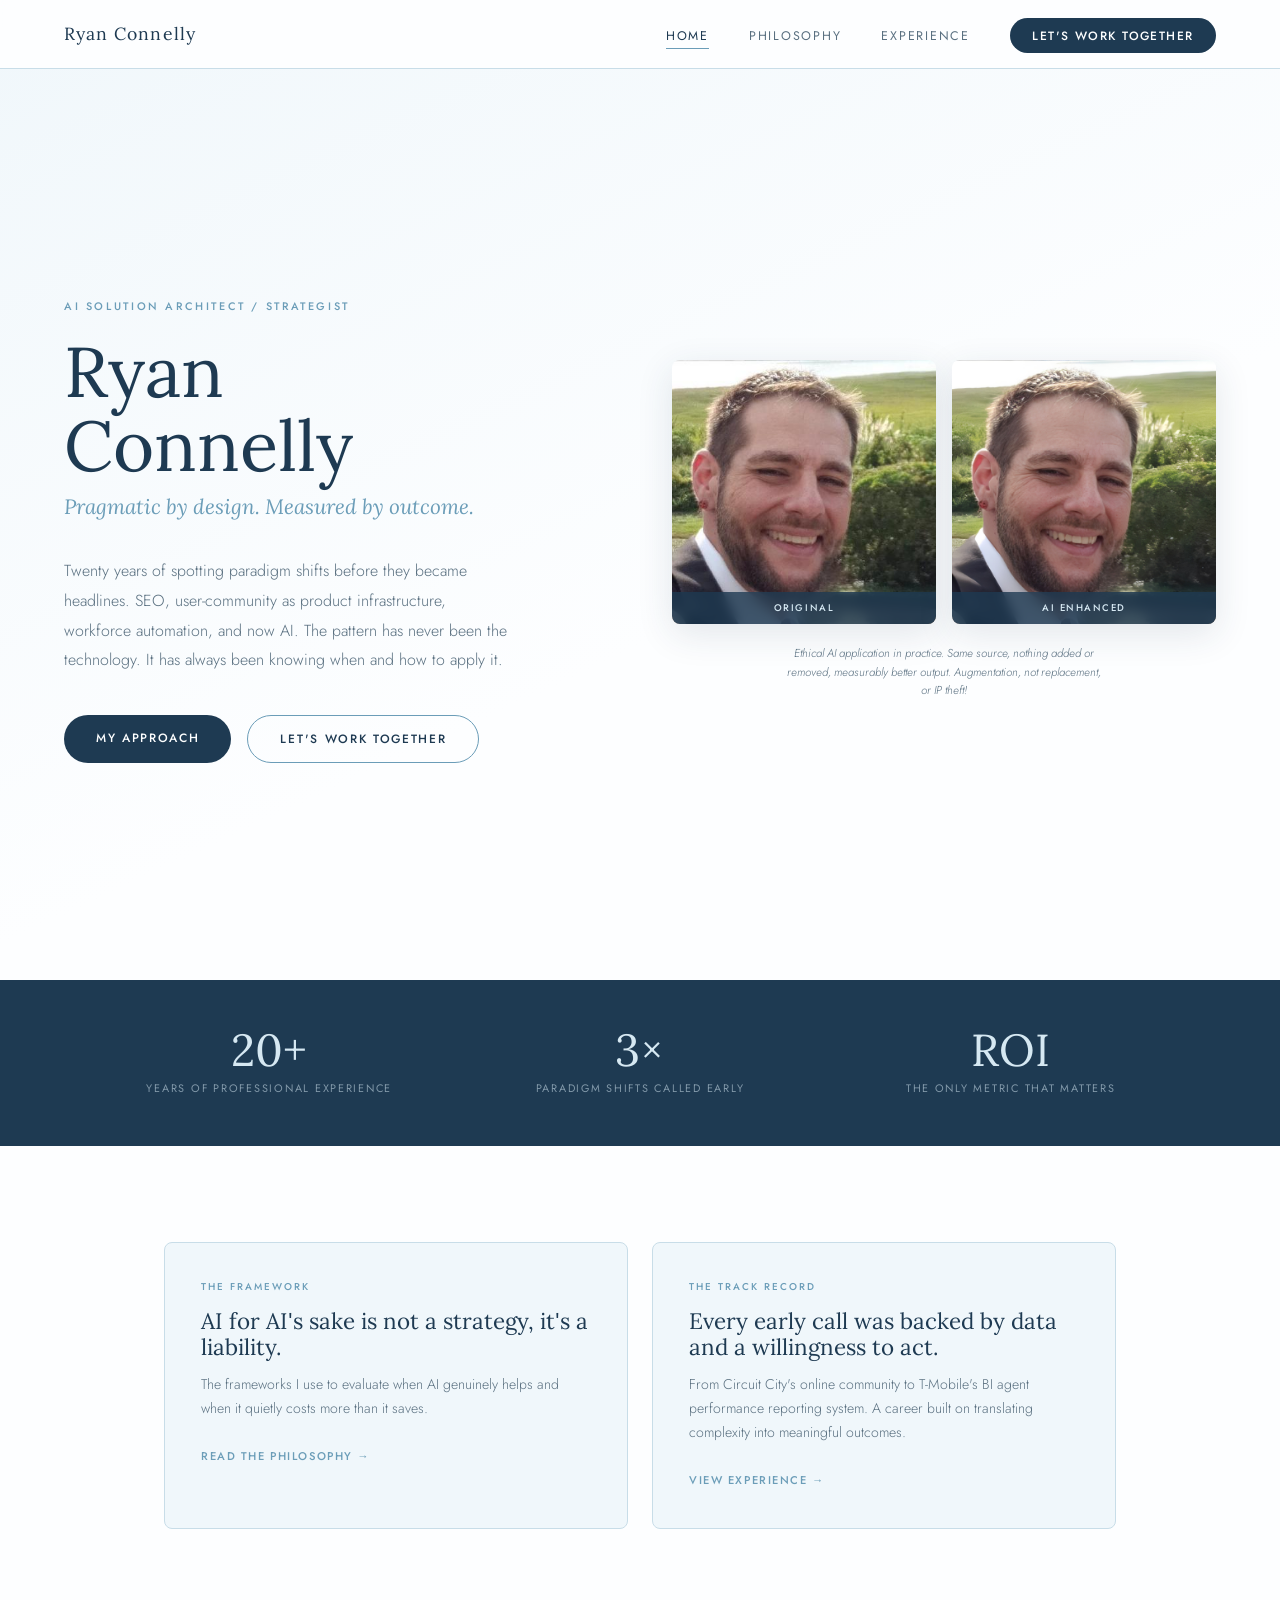
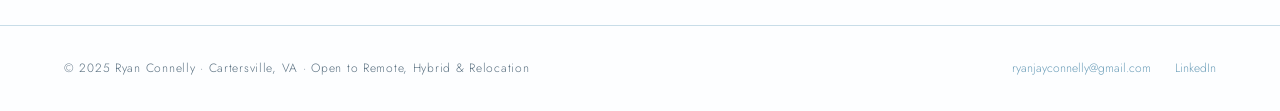
<file: index.html>
<!DOCTYPE html>
<html lang="en">
<head>
  <meta charset="UTF-8" />
  <meta name="viewport" content="width=device-width, initial-scale=1.0" />
  <title>Ryan Connelly — AI Solution Architect / Strategist</title>
  <meta name="description" content="Ryan Connelly — AI Solution Architect and Strategist with 20+ years of spotting paradigm shifts and building practical frameworks to capture their value." />
  <link rel="stylesheet" href="style.css" />
  <style>

    /* ── HERO ── */
    .hero {
      min-height: 100vh;
      display: grid;
      grid-template-columns: 1fr 1fr;
      align-items: center;
      padding-top: 80px;
      background: linear-gradient(155deg, var(--blue-mist) 0%, var(--white) 60%);
      max-width: 100%;
      overflow: hidden;
    }

    .hero-left {
      padding: 5rem 3rem 5rem 4rem;
    }

    .hero-eyebrow {
      font-size: 0.68rem;
      font-weight: 500;
      letter-spacing: 0.24em;
      text-transform: uppercase;
      color: var(--blue-soft);
      margin-bottom: 1.2rem;
      display: block;
    }

    .hero-name {
      font-family: 'Lora', serif;
      font-size: clamp(3rem, 5.5vw, 5rem);
      font-weight: 300;
      color: var(--blue-deep);
      line-height: 1.05;
      margin-bottom: 0.4rem;
    }

    .hero-title {
      font-family: 'Lora', serif;
      font-size: clamp(1rem, 1.8vw, 1.3rem);
      font-weight: 300;
      font-style: italic;
      color: var(--blue-soft);
      margin-bottom: 2rem;
    }

    .hero-body {
      font-size: 1rem;
      color: var(--text-light);
      font-weight: 300;
      line-height: 1.85;
      max-width: 50ch;
      margin-bottom: 2.5rem;
    }

    .hero-actions {
      display: flex;
      gap: 1rem;
      flex-wrap: wrap;
    }

    /* ── PHOTO PANEL ── */
    .hero-right {
      height: 100vh;
      display: flex;
      flex-direction: column;
      align-items: center;
      justify-content: center;
      padding: 5rem 4rem 5rem 2rem;
      gap: 1.25rem;
    }

    .photo-pair {
      display: grid;
      grid-template-columns: 1fr 1fr;
      gap: 1rem;
      width: 100%;
      max-width: 600px;
    }

    .photo-card {
      position: relative;
      border-radius: 8px;
      overflow: hidden;
      box-shadow: 0 10px 36px rgba(30, 58, 82, 0.12);
    }

    .photo-placeholder {
      width: 100%;
      aspect-ratio: 3/4;
      background: linear-gradient(145deg, var(--blue-pale), var(--blue-mist));
      display: flex;
      flex-direction: column;
      align-items: center;
      justify-content: center;
      gap: 0.5rem;
    }

    .photo-card img {
      width: 100%;
      object-fit: cover;
      display: block;
    }

    .photo-badge {
      position: absolute;
      bottom: 0; left: 0; right: 0;
      padding: 0.5rem 0.75rem;
      background: rgba(30, 58, 82, 0.78);
      backdrop-filter: blur(6px);
      font-size: 0.6rem;
      font-weight: 500;
      letter-spacing: 0.16em;
      text-transform: uppercase;
      color: var(--blue-pale);
      text-align: center;
    }

    .photo-caption {
      font-size: 0.72rem;
      color: var(--text-light);
      text-align: center;
      font-style: italic;
      max-width: 320px;
      line-height: 1.6;
    }

    /* ── STAT BAND ── */
    .stat-band {
      background: var(--blue-deep);
      padding: 3rem 4rem;
    }

    .stat-band-inner {
      max-width: 1080px;
      margin: 0 auto;
      display: grid;
      grid-template-columns: repeat(3, 1fr);
      gap: 2rem;
      text-align: center;
    }

    .stat-num {
      font-family: 'Lora', serif;
      font-size: 2.8rem;
      font-weight: 300;
      color: var(--blue-pale);
      line-height: 1;
      margin-bottom: 0.4rem;
    }

    .stat-lbl {
      font-size: 0.68rem;
      font-weight: 400;
      letter-spacing: 0.16em;
      text-transform: uppercase;
      color: rgba(214, 232, 242, 0.55);
    }

    /* ── TEASER CARDS ── */
    .teasers {
      max-width: 1080px;
      margin: 0 auto;
      padding: 6rem 4rem;
      display: grid;
      grid-template-columns: 1fr 1fr;
      gap: 1.5rem;
    }

    .teaser-card {
      display: block;
      padding: 2.25rem;
      border: 1px solid var(--border);
      border-radius: 8px;
      background: var(--blue-mist);
      transition: box-shadow 0.3s, transform 0.3s;
    }

    .teaser-card:hover {
      box-shadow: 0 14px 44px rgba(30, 58, 82, 0.1);
      transform: translateY(-3px);
    }

    .teaser-label {
      font-size: 0.62rem;
      font-weight: 500;
      letter-spacing: 0.2em;
      text-transform: uppercase;
      color: var(--blue-soft);
      margin-bottom: 0.75rem;
      display: block;
    }

    .teaser-card h3 {
      font-family: 'Lora', serif;
      font-size: 1.4rem;
      font-weight: 300;
      color: var(--blue-deep);
      margin-bottom: 0.75rem;
    }

    .teaser-card p {
      font-size: 0.88rem;
      color: var(--text-light);
      font-weight: 300;
      margin-bottom: 1.25rem;
    }

    .teaser-arrow {
      font-size: 0.7rem;
      font-weight: 500;
      letter-spacing: 0.14em;
      text-transform: uppercase;
      color: var(--blue-soft);
    }

    /* ── RESPONSIVE ── */
    @media (max-width: 900px) {
      .hero {
        grid-template-columns: 1fr;
        min-height: auto;
      }
      .hero-left { padding: 4rem 1.5rem 2rem; }
      .hero-right { height: auto; padding: 2rem 1.5rem 4rem; }
      .teasers { grid-template-columns: 1fr; padding: 4rem 1.5rem; }
      .stat-band { padding: 2.5rem 1.5rem; }
      .stat-band-inner { grid-template-columns: 1fr; gap: 1.5rem; }
    }
  </style>
</head>
<body>

  <nav>
    <a href="index.html" class="nav-logo">Ryan Connelly</a>
    <ul class="nav-links">
      <li><a href="index.html" class="active">Home</a></li>
      <li><a href="philosophy.html">Philosophy</a></li>
      <li><a href="resume.html">Experience</a></li>
      <li><a href="contact.html" class="nav-cta">Let's Work Together</a></li>
    </ul>
  </nav>

  <!-- HERO -->
  <section class="hero">
    <div class="hero-left fade-in">
      <span class="hero-eyebrow">AI Solution Architect / Strategist</span>
      <h1 class="hero-name">Ryan<br>Connelly</h1>
      <p class="hero-title">Pragmatic by design. Measured by outcome.</p>
      <p class="hero-body">
        Twenty years of spotting paradigm shifts before they became headlines.
        SEO, user-community as product infrastructure, workforce automation, and now AI.
        The pattern has never been the technology. It has always been knowing
        when and how to apply it.
      </p>
      <div class="hero-actions">
        <a href="philosophy.html" class="btn-primary">My Approach</a>
        <a href="contact.html" class="btn-secondary">Let's Work Together</a>
      </div>
    </div>

    <div class="hero-right fade-in" style="transition-delay: 0.2s;">
      <div class="photo-pair">
        <div class="photo-card">
          <img src="images/headshot-original.jpeg" alt="Ryan Connelly">
          <div class="photo-badge">Original</div>
        </div>
        <div class="photo-card">
          <img src="images/headshot-enhanced.jpg" alt="Ryan Connelly">
          <div class="photo-badge">AI Enhanced</div>
        </div>
      </div>
      <p class="photo-caption">
        Ethical AI application in practice. Same source, nothing added or removed,
        measurably better output. Augmentation, not replacement, or IP theft!
      </p>
    </div>
  </section>

  <!-- STAT BAND -->
  <div class="stat-band">
    <div class="stat-band-inner">
      <div class="fade-in">
        <div class="stat-num">20+</div>
        <div class="stat-lbl">Years of Professional Experience</div>
      </div>
      <div class="fade-in" style="transition-delay:0.15s;">
        <div class="stat-num">3×</div>
        <div class="stat-lbl">Paradigm Shifts Called Early</div>
      </div>
      <div class="fade-in" style="transition-delay:0.3s;">
        <div class="stat-num">ROI</div>
        <div class="stat-lbl">The Only Metric That Matters</div>
      </div>
    </div>
  </div>

  <!-- TEASERS -->
  <div class="teasers">
    <a href="philosophy.html" class="teaser-card fade-in">
      <span class="teaser-label">The Framework</span>
      <h3>AI for AI's sake is not a strategy, it's a liability.</h3>
      <p>The frameworks I use to evaluate when AI genuinely helps and when it quietly costs more than it saves.</p>
      <span class="teaser-arrow">Read the philosophy →</span>
    </a>
    <a href="resume.html" class="teaser-card fade-in" style="transition-delay:0.15s;">
      <span class="teaser-label">The Track Record</span>
      <h3>Every early call was backed by data and a willingness to act.</h3>
      <p>From Circuit City's online community to T-Mobile's BI agent performance reporting system. A career built on translating complexity into meaningful outcomes.</p>
      <span class="teaser-arrow">View experience →</span>
    </a>
  </div>

  <footer>
    <span class="footer-copy">© 2025 Ryan Connelly · Cartersville, VA · Open to Remote, Hybrid & Relocation</span>
    <div class="footer-links">
      <a href="mailto:ryanjayconnelly@gmail.com">ryanjayconnelly@gmail.com</a>
      <a href="https://linkedin.com/in/ryanjayconnelly" target="_blank">LinkedIn</a>
    </div>
  </footer>

  <script>
    const io = new IntersectionObserver(entries => {
      entries.forEach(e => { if (e.isIntersecting) e.target.classList.add('visible'); });
    }, { threshold: 0.08 });
    document.querySelectorAll('.fade-in').forEach(el => io.observe(el));
  </script>

</body>
</html>
</file>
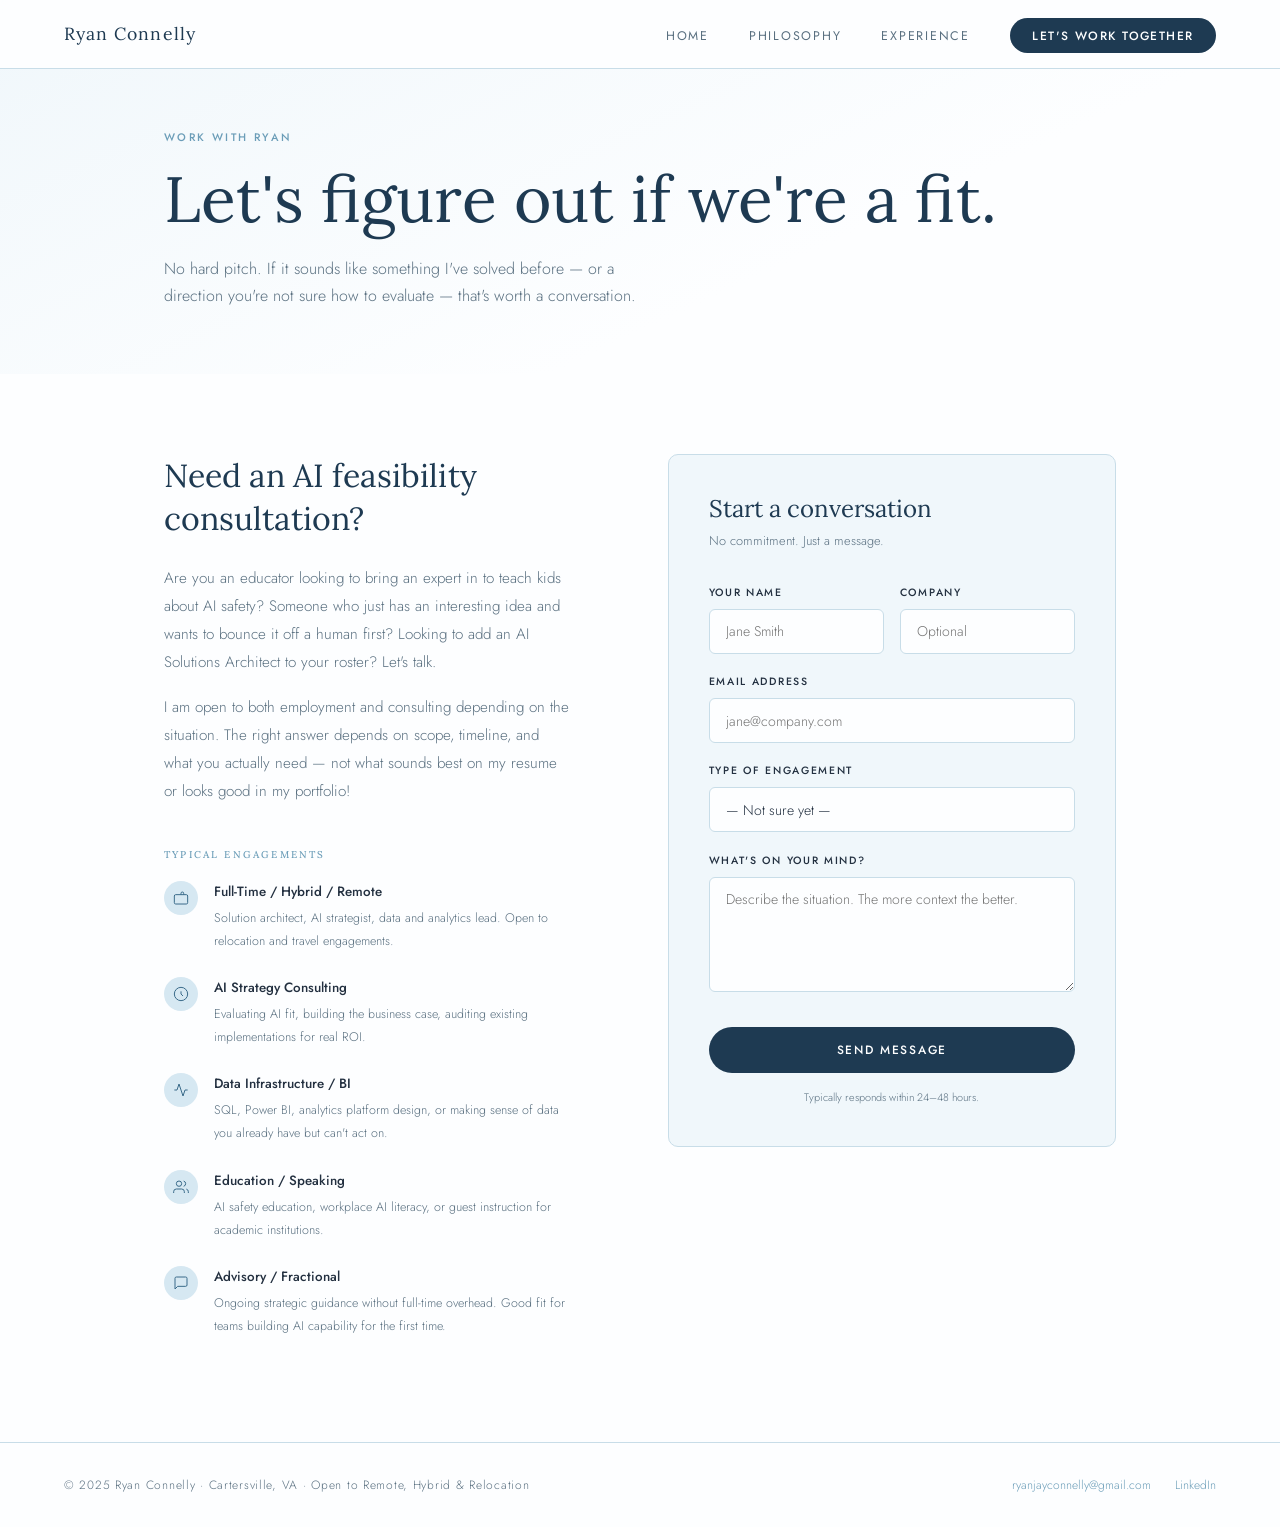
<file: contact.html>
<!DOCTYPE html>
<html lang="en">
<head>
  <meta charset="UTF-8" />
  <meta name="viewport" content="width=device-width, initial-scale=1.0" />
  <title>Let's Work Together — Ryan Connelly</title>
  <meta name="description" content="Reach out to Ryan Connelly for employment, consulting, advisory, or just to talk through an idea." />
  <link rel="stylesheet" href="style.css" />
  <style>

    /* ── LAYOUT ── */
    .contact-layout {
      max-width: 1080px;
      margin: 0 auto;
      padding: 5rem 4rem;
      display: grid;
      grid-template-columns: 1fr 1.1fr;
      gap: 6rem;
      align-items: start;
    }

    /* ── LEFT ── */
    .contact-left h2 {
      font-family: 'Lora', serif;
      font-size: clamp(1.6rem, 2.5vw, 2rem);
      font-weight: 300;
      color: var(--blue-deep);
      margin-bottom: 1.5rem;
      line-height: 1.35;
    }

    .contact-left p {
      font-size: 0.95rem;
      color: var(--text-light);
      font-weight: 300;
      line-height: 1.85;
      max-width: 52ch;
      margin-bottom: 0;
    }

    .engagement-list {
      margin-top: 2.75rem;
    }

    .engagement-list h4 {
      font-size: 0.62rem;
      font-weight: 500;
      letter-spacing: 0.22em;
      text-transform: uppercase;
      color: var(--blue-soft);
      margin-bottom: 1.25rem;
    }

    .eng-item {
      display: flex;
      gap: 1rem;
      margin-bottom: 1.5rem;
      align-items: flex-start;
    }

    .eng-icon {
      width: 34px;
      height: 34px;
      background: var(--blue-pale);
      border-radius: 50%;
      display: flex;
      align-items: center;
      justify-content: center;
      flex-shrink: 0;
    }

    .eng-text strong {
      display: block;
      font-size: 0.84rem;
      font-weight: 500;
      color: var(--text);
      margin-bottom: 0.2rem;
    }

    .eng-text p {
      font-size: 0.78rem;
      color: var(--text-light);
      font-weight: 300;
      max-width: none;
    }

    /* ── FORM ── */
    .form-card {
      background: var(--blue-mist);
      border: 1px solid var(--border);
      border-radius: 10px;
      padding: 2.5rem;
    }

    .form-card h3 {
      font-family: 'Lora', serif;
      font-size: 1.5rem;
      font-weight: 300;
      color: var(--blue-deep);
      margin-bottom: 0.4rem;
    }

    .form-sub {
      font-size: 0.8rem;
      color: var(--text-light);
      font-weight: 300;
      margin-bottom: 2rem;
    }

    .form-group {
      margin-bottom: 1.2rem;
    }

    .form-group label {
      display: block;
      font-size: 0.66rem;
      font-weight: 500;
      letter-spacing: 0.16em;
      text-transform: uppercase;
      color: var(--text);
      margin-bottom: 0.45rem;
    }

    .form-group input,
    .form-group textarea,
    .form-group select {
      width: 100%;
      padding: 0.72rem 1rem;
      background: var(--white);
      border: 1px solid var(--border);
      border-radius: 6px;
      font-family: 'Jost', sans-serif;
      font-size: 0.88rem;
      font-weight: 300;
      color: var(--text);
      outline: none;
      transition: border-color 0.2s;
      appearance: none;
    }

    .form-group input:focus,
    .form-group textarea:focus,
    .form-group select:focus {
      border-color: var(--blue-soft);
    }

    .form-group textarea {
      height: 115px;
      resize: vertical;
    }

    .form-row {
      display: grid;
      grid-template-columns: 1fr 1fr;
      gap: 1rem;
    }

    .form-submit {
      width: 100%;
      padding: 0.88rem;
      background: var(--blue-deep);
      color: var(--white);
      border: none;
      border-radius: 999px;
      font-family: 'Jost', sans-serif;
      font-size: 0.75rem;
      font-weight: 500;
      letter-spacing: 0.14em;
      text-transform: uppercase;
      cursor: pointer;
      margin-top: 0.5rem;
      transition: background 0.2s, transform 0.2s;
    }

    .form-submit:hover { background: var(--blue-mid); transform: translateY(-2px); }
    .form-submit:disabled { opacity: 0.6; cursor: not-allowed; transform: none; }

    .form-note {
      font-size: 0.68rem;
      color: var(--text-light);
      text-align: center;
      margin-top: 0.9rem;
    }

    .success-msg {
      display: none;
      text-align: center;
      padding: 2rem 1rem;
    }

    .success-msg h3 {
      font-family: 'Lora', serif;
      font-size: 1.6rem;
      font-weight: 300;
      color: var(--blue-deep);
      margin-bottom: 0.75rem;
    }

    .success-msg p {
      font-size: 0.88rem;
      color: var(--text-light);
    }

    /* ── RESPONSIVE ── */
    @media (max-width: 900px) {
      .contact-layout {
        grid-template-columns: 1fr;
        gap: 3rem;
        padding: 3rem 1.5rem;
      }
      .form-row { grid-template-columns: 1fr; }
      .page-hero-inner { padding-left: 1.5rem; padding-right: 1.5rem; }
    }
  </style>
</head>
<body>

  <nav>
    <a href="index.html" class="nav-logo">Ryan Connelly</a>
    <ul class="nav-links">
      <li><a href="index.html">Home</a></li>
      <li><a href="philosophy.html">Philosophy</a></li>
      <li><a href="resume.html">Experience</a></li>
      <li><a href="contact.html" class="nav-cta active">Let's Work Together</a></li>
    </ul>
  </nav>

  <div class="page-hero">
    <div class="page-hero-inner fade-in">
      <span class="section-label">Work With Ryan</span>
      <h1>Let's figure out if we're a fit.</h1>
      <p>No hard pitch. If it sounds like something I've solved before — or a direction you're not sure how to evaluate — that's worth a conversation.</p>
    </div>
  </div>

  <div class="contact-layout">

    <div class="contact-left fade-in">
      <h2>Need an AI feasibility consultation?</h2>
      <p>Are you an educator looking to bring an expert in to teach kids about AI safety? Someone who just has an interesting idea and wants to bounce it off a human first? Looking to add an AI Solutions Architect to your roster? Let's talk.</p>
      <p style="margin-top:1rem;">I am open to both employment and consulting depending on the situation. The right answer depends on scope, timeline, and what you actually need — not what sounds best on my resume or looks good in my portfolio!</p>

      <div class="engagement-list">
        <h4>Typical Engagements</h4>

        <div class="eng-item">
          <div class="eng-icon">
            <svg width="16" height="16" viewBox="0 0 24 24" fill="none" stroke="#3A6B8A" stroke-width="1.5">
              <rect x="2" y="7" width="20" height="14" rx="2"/><path d="M16 7V5a2 2 0 0 0-4 0v2"/>
            </svg>
          </div>
          <div class="eng-text">
            <strong>Full-Time / Hybrid / Remote</strong>
            <p>Solution architect, AI strategist, data and analytics lead. Open to relocation and travel engagements.</p>
          </div>
        </div>

        <div class="eng-item">
          <div class="eng-icon">
            <svg width="16" height="16" viewBox="0 0 24 24" fill="none" stroke="#3A6B8A" stroke-width="1.5">
              <circle cx="12" cy="12" r="10"/><path d="M12 8v4l3 3"/>
            </svg>
          </div>
          <div class="eng-text">
            <strong>AI Strategy Consulting</strong>
            <p>Evaluating AI fit, building the business case, auditing existing implementations for real ROI.</p>
          </div>
        </div>

        <div class="eng-item">
          <div class="eng-icon">
            <svg width="16" height="16" viewBox="0 0 24 24" fill="none" stroke="#3A6B8A" stroke-width="1.5">
              <polyline points="22 12 18 12 15 21 9 3 6 12 2 12"/>
            </svg>
          </div>
          <div class="eng-text">
            <strong>Data Infrastructure / BI</strong>
            <p>SQL, Power BI, analytics platform design, or making sense of data you already have but can't act on.</p>
          </div>
        </div>

        <div class="eng-item">
          <div class="eng-icon">
            <svg width="16" height="16" viewBox="0 0 24 24" fill="none" stroke="#3A6B8A" stroke-width="1.5">
              <path d="M17 21v-2a4 4 0 0 0-4-4H5a4 4 0 0 0-4 4v2"/><circle cx="9" cy="7" r="4"/>
              <path d="M23 21v-2a4 4 0 0 0-3-3.87"/><path d="M16 3.13a4 4 0 0 1 0 7.75"/>
            </svg>
          </div>
          <div class="eng-text">
            <strong>Education / Speaking</strong>
            <p>AI safety education, workplace AI literacy, or guest instruction for academic institutions.</p>
          </div>
        </div>

        <div class="eng-item">
          <div class="eng-icon">
            <svg width="16" height="16" viewBox="0 0 24 24" fill="none" stroke="#3A6B8A" stroke-width="1.5">
              <path d="M21 15a2 2 0 0 1-2 2H7l-4 4V5a2 2 0 0 1 2-2h14a2 2 0 0 1 2 2z"/>
            </svg>
          </div>
          <div class="eng-text">
            <strong>Advisory / Fractional</strong>
            <p>Ongoing strategic guidance without full-time overhead. Good fit for teams building AI capability for the first time.</p>
          </div>
        </div>

      </div>
    </div>

    <!-- FORM -->
    <div class="form-card fade-in" style="transition-delay:0.15s;">
      <h3>Start a conversation</h3>
      <p class="form-sub">No commitment. Just a message.</p>

      <form id="contact-form" action="https://formspree.io/f/xojkllbj" method="POST">

        <div class="form-row">
          <div class="form-group">
            <label for="name">Your Name</label>
            <input type="text" id="name" name="name" placeholder="Jane Smith" required />
          </div>
          <div class="form-group">
            <label for="company">Company</label>
            <input type="text" id="company" name="company" placeholder="Optional" />
          </div>
        </div>

        <div class="form-group">
          <label for="email">Email Address</label>
          <input type="email" id="email" name="email" placeholder="jane@company.com" required />
        </div>

        <div class="form-group">
          <label for="type">Type of Engagement</label>
          <select id="type" name="engagement_type">
            <option value="">— Not sure yet —</option>
            <option value="fulltime">Full-Time Role</option>
            <option value="consulting">AI Strategy Consulting</option>
            <option value="data">Data / BI Project</option>
            <option value="education">Education / Speaking</option>
            <option value="advisory">Advisory / Fractional</option>
            <option value="other">Something else</option>
          </select>
        </div>

        <div class="form-group">
          <label for="message">What's on your mind?</label>
          <textarea id="message" name="message" placeholder="Describe the situation. The more context the better." required></textarea>
        </div>

        <button type="submit" class="form-submit" id="submit-btn">Send Message</button>
        <p class="form-note">Typically responds within 24–48 hours.</p>
      </form>

      <div class="success-msg" id="success-msg">
        <h3>Message received.</h3>
        <p>Thanks for reaching out. I will be in touch within 24–48 hours.</p>
      </div>
    </div>

  </div>

  <footer>
    <span class="footer-copy">© 2025 Ryan Connelly · Cartersville, VA · Open to Remote, Hybrid & Relocation</span>
    <div class="footer-links">
      <a href="mailto:ryanjayconnelly@gmail.com">ryanjayconnelly@gmail.com</a>
      <a href="https://linkedin.com/in/ryanjayconnelly" target="_blank">LinkedIn</a>
    </div>
  </footer>

  <script>
    const io = new IntersectionObserver(entries => {
      entries.forEach(e => { if (e.isIntersecting) e.target.classList.add('visible'); });
    }, { threshold: 0.06 });
    document.querySelectorAll('.fade-in').forEach(el => io.observe(el));

    const form = document.getElementById('contact-form');
    const btn = document.getElementById('submit-btn');
    const success = document.getElementById('success-msg');

    form.addEventListener('submit', async (e) => {
      e.preventDefault();
      btn.disabled = true;
      btn.textContent = 'Sending...';
      try {
        const res = await fetch(form.action, {
          method: 'POST',
          body: new FormData(form),
          headers: { 'Accept': 'application/json' }
        });
        if (res.ok) {
          form.style.display = 'none';
          success.style.display = 'block';
        } else { throw new Error(); }
      } catch {
        btn.disabled = false;
        btn.textContent = 'Send Message';
        alert('Something went wrong. Please email ryanjayconnelly@gmail.com directly.');
      }
    });
  </script>

</body>
</html>
</file>
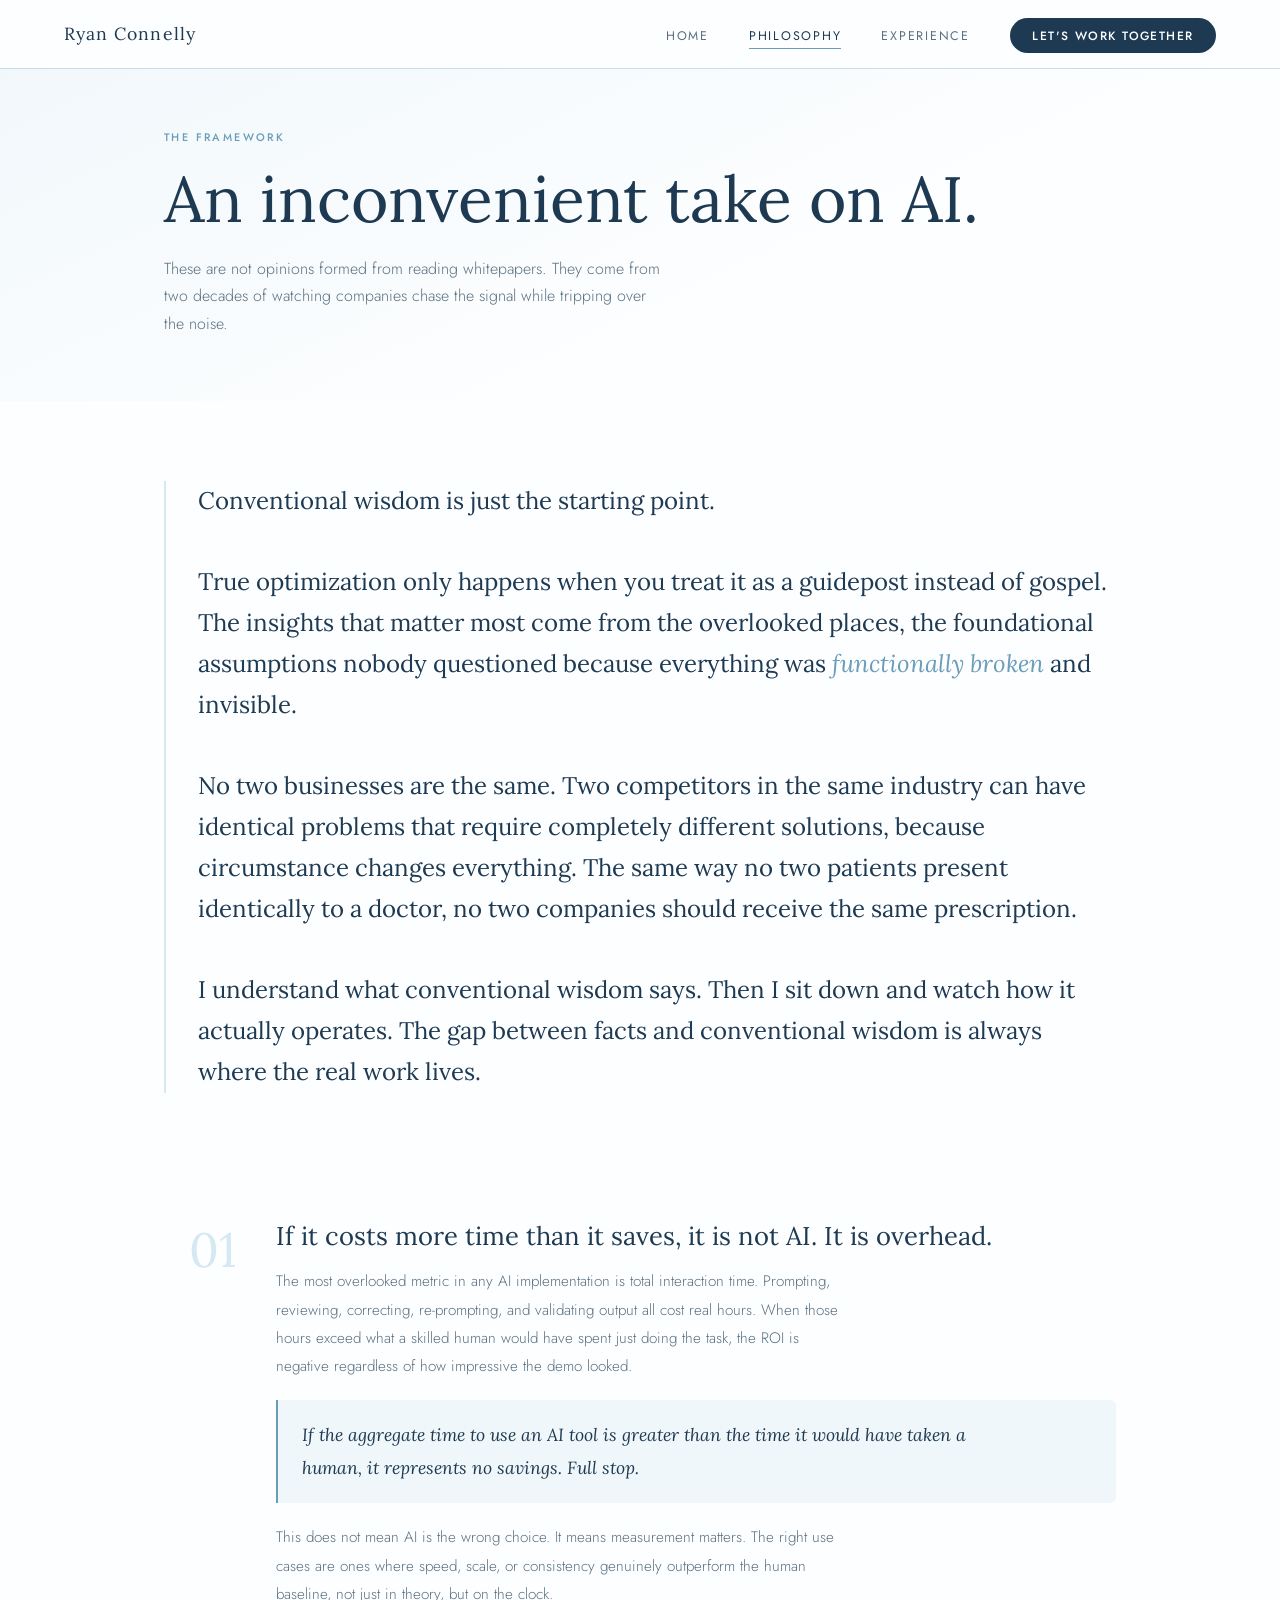
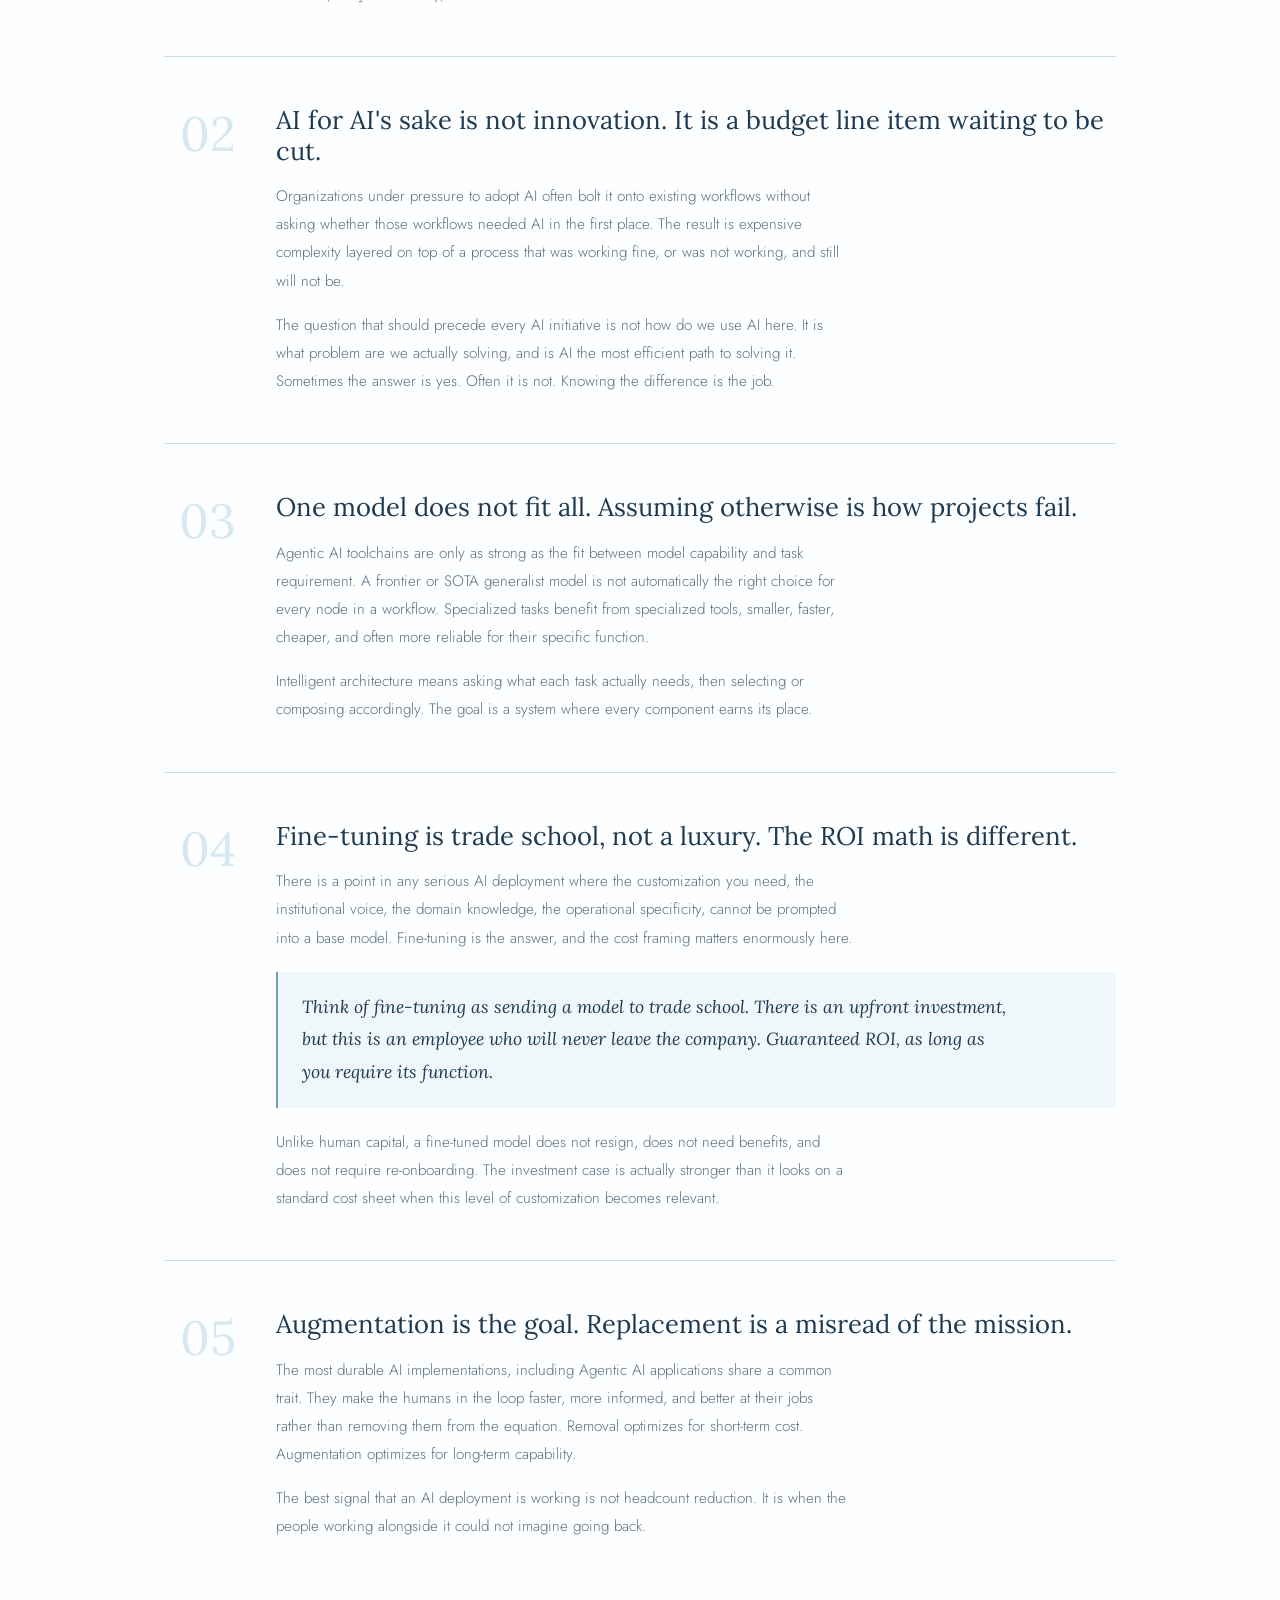
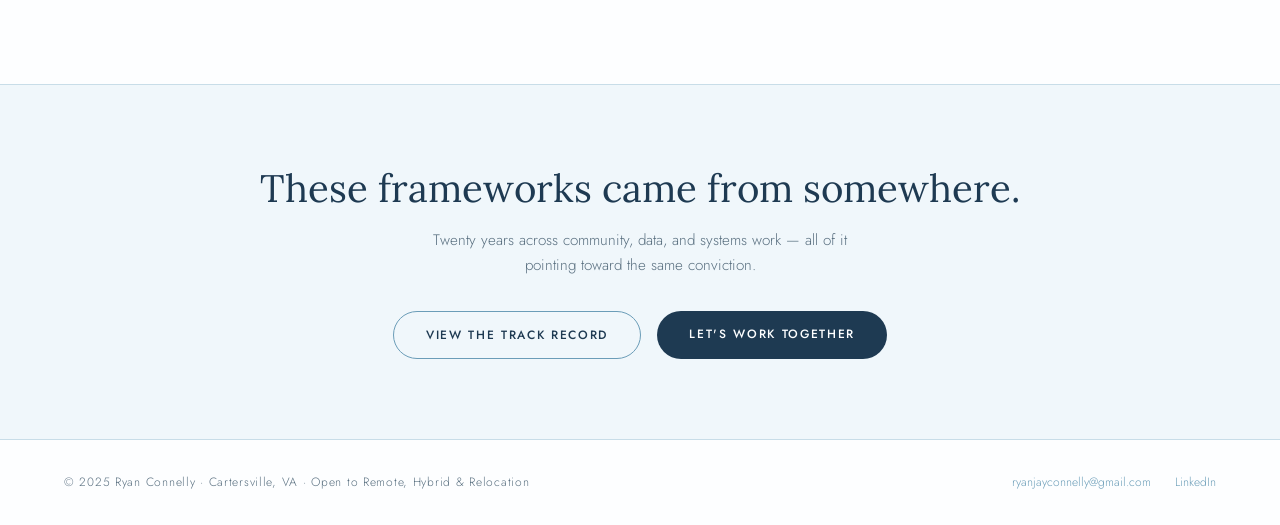
<file: philosophy.html>
<!DOCTYPE html>
<html lang="en">
<head>
  <meta charset="UTF-8" />
  <meta name="viewport" content="width=device-width, initial-scale=1.0" />
  <title>Philosophy — Ryan Connelly</title>
  <meta name="description" content="Ryan Connelly's pragmatic framework for evaluating and applying AI in business. Facts over feelings." />
  <link rel="stylesheet" href="style.css" />
  <style>

    /* ── OPENING STATEMENT ── */
    .opening {
      max-width: 1080px;
      margin: 0 auto;
      padding: 5rem 4rem 3rem;
    }

    .opening-quote {
      font-family: 'Lora', serif;
      font-size: clamp(1.15rem, 2vw, 1.5rem);
      font-weight: 300;
      color: var(--blue-deep);
      line-height: 1.7;
      max-width: 72ch;
      border-left: 2px solid var(--blue-pale);
      padding-left: 2rem;
    }

    .opening-quote em {
      font-style: italic;
      color: var(--blue-soft);
    }

    /* ── PILLARS ── */
    .pillars {
      max-width: 1080px;
      margin: 0 auto;
      padding: 2rem 4rem 6rem;
    }

    .pillar {
      display: grid;
      grid-template-columns: 72px 1fr;
      gap: 2.5rem;
      padding: 3rem 0;
      border-bottom: 1px solid var(--border);
      align-items: start;
    }

    .pillar:last-child { border-bottom: none; }

    .pillar-num {
      font-family: 'Lora', serif;
      font-size: 3rem;
      font-weight: 300;
      color: var(--blue-pale);
      line-height: 1;
      text-align: right;
      padding-top: 0.3rem;
    }

    .pillar-body h3 {
      font-family: 'Lora', serif;
      font-size: clamp(1.2rem, 2vw, 1.6rem);
      font-weight: 300;
      color: var(--blue-deep);
      margin-bottom: 1rem;
    }

    .pillar-body p {
      font-size: 0.95rem;
      color: var(--text-light);
      font-weight: 300;
      line-height: 1.85;
      max-width: 64ch;
      margin-bottom: 1rem;
    }

    .pillar-body p:last-child { margin-bottom: 0; }

    .pull {
      margin: 1.25rem 0;
      padding: 1.2rem 1.5rem;
      background: var(--blue-mist);
      border-left: 2px solid var(--blue-soft);
      border-radius: 0 6px 6px 0;
    }

    .pull p {
      font-family: 'Lora', serif;
      font-size: 1.1rem;
      font-style: italic;
      color: var(--blue-deep) !important;
      font-weight: 300;
    }

    /* ── CTA STRIP ── */
    .phil-cta {
      background: var(--blue-mist);
      border-top: 1px solid var(--border);
      padding: 5rem 4rem;
      text-align: center;
    }

    .phil-cta h2 {
      margin-bottom: 1rem;
    }

    .phil-cta p {
      margin: 0 auto 2rem;
      font-size: 0.95rem;
      max-width: 48ch;
    }

    .phil-cta-actions {
      display: flex;
      gap: 1rem;
      justify-content: center;
      flex-wrap: wrap;
    }

    /* ── RESPONSIVE ── */
    @media (max-width: 768px) {
      .opening, .pillars, .phil-cta { padding-left: 1.5rem; padding-right: 1.5rem; }
      .pillar { grid-template-columns: 1fr; gap: 0.5rem; }
      .pillar-num { text-align: left; font-size: 2rem; }
    }
  </style>
</head>
<body>

  <nav>
    <a href="index.html" class="nav-logo">Ryan Connelly</a>
    <ul class="nav-links">
      <li><a href="index.html">Home</a></li>
      <li><a href="philosophy.html" class="active">Philosophy</a></li>
      <li><a href="resume.html">Experience</a></li>
      <li><a href="contact.html" class="nav-cta">Let's Work Together</a></li>
    </ul>
  </nav>

  <div class="page-hero">
    <div class="page-hero-inner fade-in">
      <span class="section-label">The Framework</span>
      <h1>An inconvenient take on AI.</h1>
      <p>These are not opinions formed from reading whitepapers. They come from two decades of watching companies chase the signal while tripping over the noise.</p>
    </div>
  </div>

  <!-- OPENING STATEMENT -->
  <div class="opening">
    <p class="opening-quote fade-in">
      Conventional wisdom is just the starting point.<br><br>
      True optimization only happens when you treat it as a guidepost instead of gospel.
      The insights that matter most come from the overlooked places, the foundational
      assumptions nobody questioned because everything was <em>functionally broken</em> and invisible.<br><br>
      No two businesses are the same. Two competitors in the same industry can have
      identical problems that require completely different solutions, because circumstance
      changes everything. The same way no two patients present identically to a doctor,
      no two companies should receive the same prescription.<br><br>
      I understand what conventional wisdom says. Then I sit down and watch how it
      actually operates. The gap between facts and conventional wisdom is always
      where the real work lives.
    </p>
  </div>

  <!-- PILLARS -->
  <div class="pillars">

    <div class="pillar fade-in">
      <div class="pillar-num">01</div>
      <div class="pillar-body">
        <h3>If it costs more time than it saves, it is not AI. It is overhead.</h3>
        <p>The most overlooked metric in any AI implementation is total interaction time. Prompting, reviewing, correcting, re-prompting, and validating output all cost real hours. When those hours exceed what a skilled human would have spent just doing the task, the ROI is negative regardless of how impressive the demo looked.</p>
        <div class="pull">
          <p>If the aggregate time to use an AI tool is greater than the time it would have taken a human, it represents no savings. Full stop.</p>
        </div>
        <p>This does not mean AI is the wrong choice. It means measurement matters. The right use cases are ones where speed, scale, or consistency genuinely outperform the human baseline, not just in theory, but on the clock.</p>
      </div>
    </div>

    <div class="pillar fade-in">
      <div class="pillar-num">02</div>
      <div class="pillar-body">
        <h3>AI for AI's sake is not innovation. It is a budget line item waiting to be cut.</h3>
        <p>Organizations under pressure to adopt AI often bolt it onto existing workflows without asking whether those workflows needed AI in the first place. The result is expensive complexity layered on top of a process that was working fine, or was not working, and still will not be.</p>
        <p>The question that should precede every AI initiative is not how do we use AI here. It is what problem are we actually solving, and is AI the most efficient path to solving it. Sometimes the answer is yes. Often it is not. Knowing the difference is the job.</p>
      </div>
    </div>

    <div class="pillar fade-in">
      <div class="pillar-num">03</div>
      <div class="pillar-body">
        <h3>One model does not fit all. Assuming otherwise is how projects fail.</h3>
        <p>Agentic AI toolchains are only as strong as the fit between model capability and task requirement. A frontier or SOTA generalist model is not automatically the right choice for every node in a workflow. Specialized tasks benefit from specialized tools, smaller, faster, cheaper, and often more reliable for their specific function.</p>
        <p>Intelligent architecture means asking what each task actually needs, then selecting or composing accordingly. The goal is a system where every component earns its place.</p>
      </div>
    </div>

    <div class="pillar fade-in">
      <div class="pillar-num">04</div>
      <div class="pillar-body">
        <h3>Fine-tuning is trade school, not a luxury. The ROI math is different.</h3>
        <p>There is a point in any serious AI deployment where the customization you need, the institutional voice, the domain knowledge, the operational specificity, cannot be prompted into a base model. Fine-tuning is the answer, and the cost framing matters enormously here.</p>
        <div class="pull">
          <p>Think of fine-tuning as sending a model to trade school. There is an upfront investment, but this is an employee who will never leave the company. Guaranteed ROI, as long as you require its function.</p>
        </div>
        <p>Unlike human capital, a fine-tuned model does not resign, does not need benefits, and does not require re-onboarding. The investment case is actually stronger than it looks on a standard cost sheet when this level of customization becomes relevant.</p>
      </div>
    </div>

    <div class="pillar fade-in">
      <div class="pillar-num">05</div>
      <div class="pillar-body">
        <h3>Augmentation is the goal. Replacement is a misread of the mission.</h3>
        <p>The most durable AI implementations, including Agentic AI applications share a common trait. They make the humans in the loop faster, more informed, and better at their jobs rather than removing them from the equation. Removal optimizes for short-term cost. Augmentation optimizes for long-term capability.</p>
        <p>The best signal that an AI deployment is working is not headcount reduction. It is when the people working alongside it could not imagine going back.</p>
      </div>
    </div>

  </div>

  <!-- CTA -->
  <div class="phil-cta">
    <h2 class="fade-in">These frameworks came from somewhere.</h2>
    <p class="fade-in">Twenty years across community, data, and systems work — all of it pointing toward the same conviction.</p>
    <div class="phil-cta-actions fade-in">
      <a href="resume.html" class="btn-secondary">View the track record</a>
      <a href="contact.html" class="btn-primary">Let's work together</a>
    </div>
  </div>

  <footer>
    <span class="footer-copy">© 2025 Ryan Connelly · Cartersville, VA · Open to Remote, Hybrid & Relocation</span>
    <div class="footer-links">
      <a href="mailto:ryanjayconnelly@gmail.com">ryanjayconnelly@gmail.com</a>
      <a href="https://linkedin.com/in/ryanjayconnelly" target="_blank">LinkedIn</a>
    </div>
  </footer>

  <script>
    const io = new IntersectionObserver(entries => {
      entries.forEach(e => { if (e.isIntersecting) e.target.classList.add('visible'); });
    }, { threshold: 0.06 });
    document.querySelectorAll('.fade-in').forEach(el => io.observe(el));
  </script>

</body>
</html>
</file>
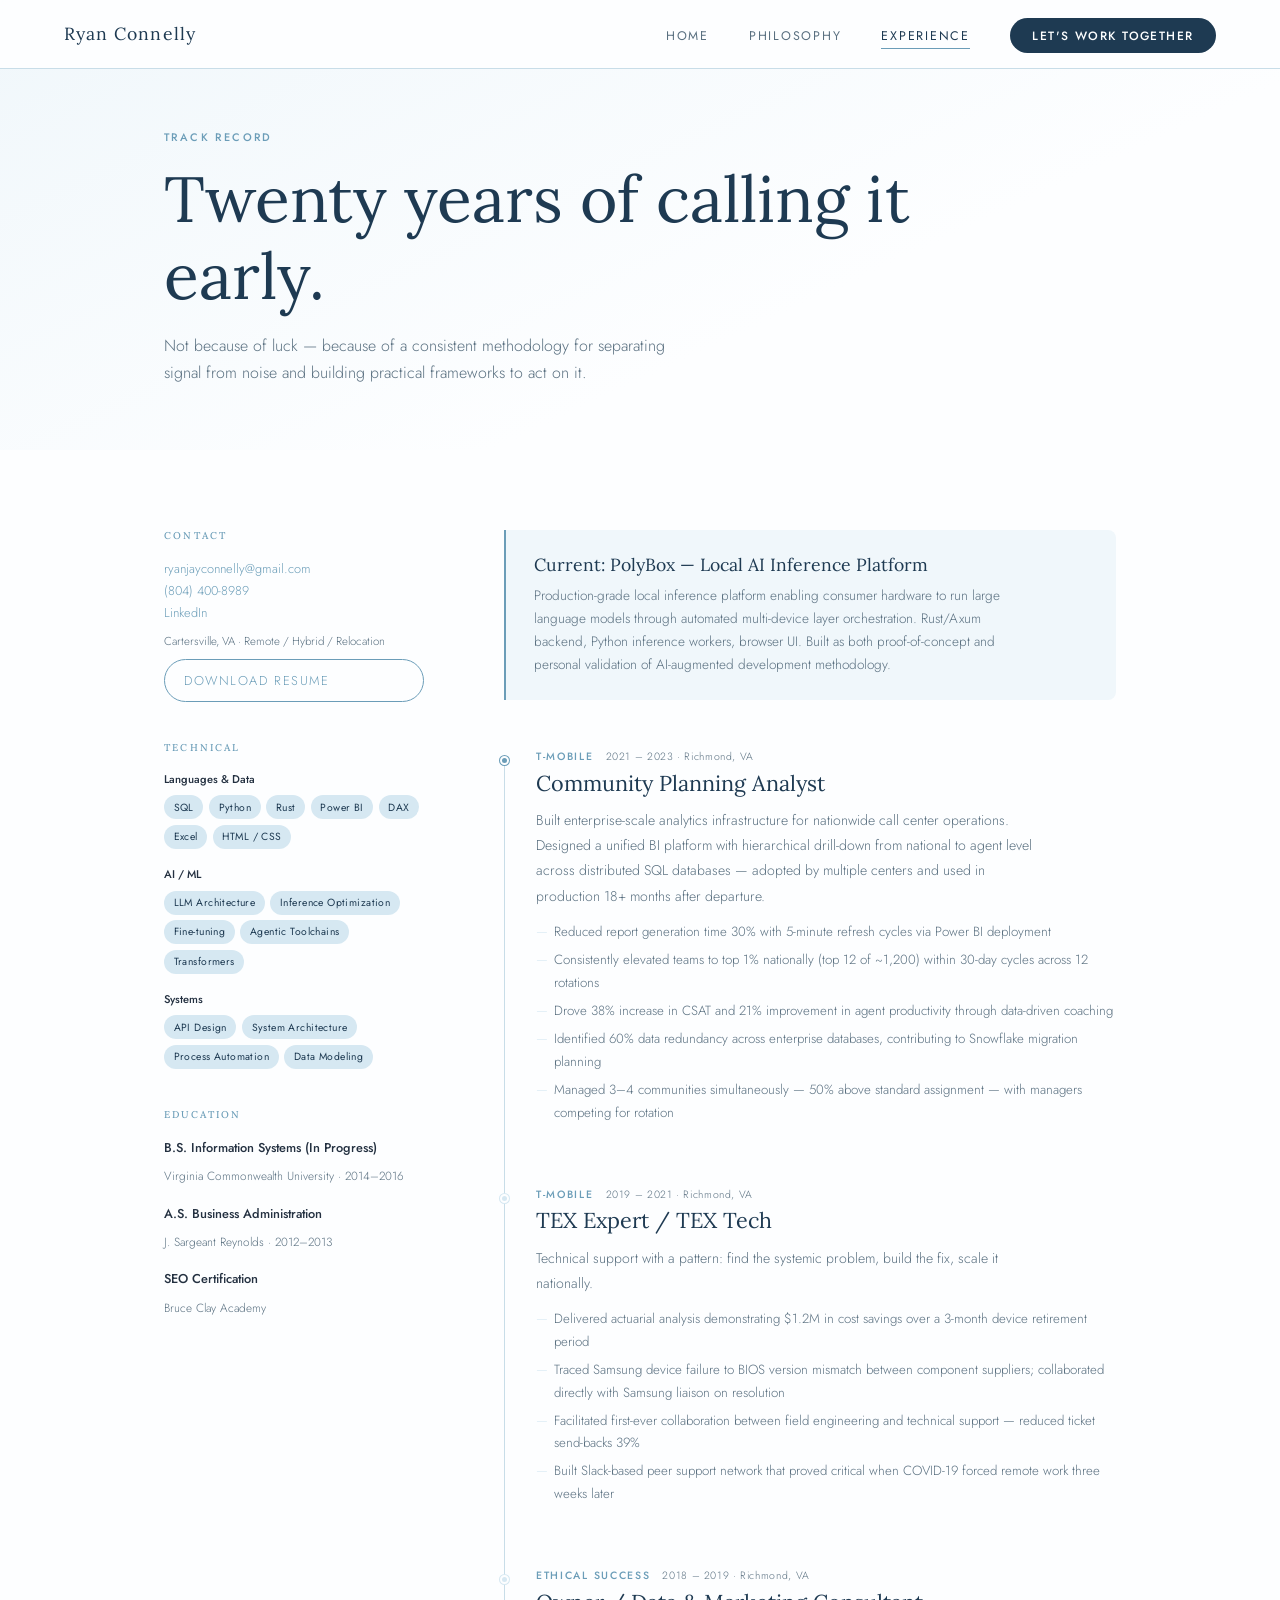
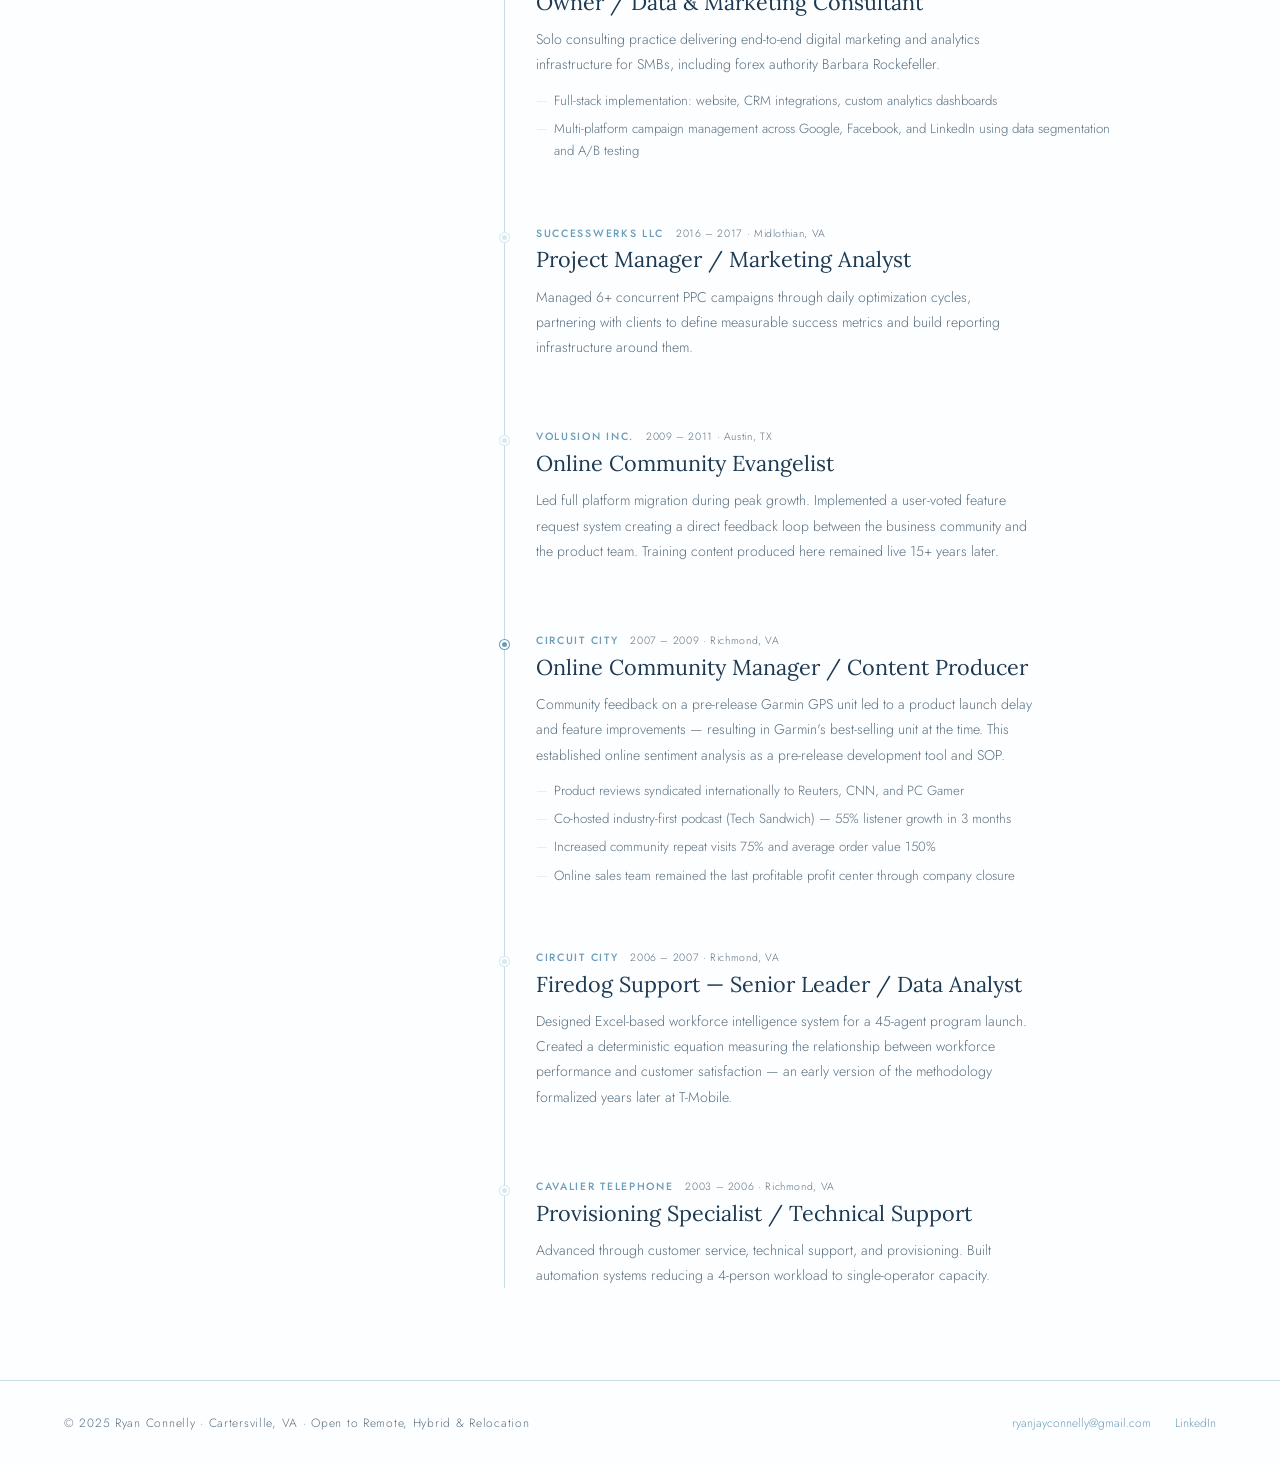
<file: resume.html>
<!DOCTYPE html>
<html lang="en">
<head>
  <meta charset="UTF-8" />
  <meta name="viewport" content="width=device-width, initial-scale=1.0" />
  <title>Experience — Ryan Connelly</title>
  <meta name="description" content="Ryan Connelly's professional experience — 20+ years across data, community, analytics, and AI." />
  <link rel="stylesheet" href="style.css" />
  <style>

    /* ── LAYOUT ── */
    .resume-layout {
      max-width: 1080px;
      margin: 0 auto;
      padding: 5rem 4rem;
      display: grid;
      grid-template-columns: 260px 1fr;
      gap: 5rem;
      align-items: start;
    }

    /* ── SIDEBAR ── */
    .sidebar {
      position: sticky;
      top: 100px;
    }

    .sidebar-block {
      margin-bottom: 2.5rem;
    }

    .sidebar-block h4 {
      font-size: 0.62rem;
      font-weight: 500;
      letter-spacing: 0.22em;
      text-transform: uppercase;
      color: var(--blue-soft);
      margin-bottom: 1rem;
    }

    .sidebar-block p,
    .sidebar-block a {
      font-size: 0.8rem;
      color: var(--text-light);
      font-weight: 300;
      line-height: 1.7;
      display: block;
    }

    .sidebar-block a { color: var(--blue-soft); transition: color 0.2s; }
    .sidebar-block a:hover { color: var(--blue-deep); }

    .skill-group { margin-bottom: 1rem; }

    .skill-group-name {
      font-size: 0.7rem;
      font-weight: 500;
      color: var(--text);
      margin-bottom: 0.4rem;
    }

    .tags {
      display: flex;
      flex-wrap: wrap;
      gap: 0.35rem;
    }

    .tag {
      font-size: 0.65rem;
      font-weight: 400;
      padding: 0.2rem 0.6rem;
      background: var(--blue-pale);
      color: var(--blue-deep);
      border-radius: 999px;
      letter-spacing: 0.04em;
    }

    .edu-item {
      margin-bottom: 0.9rem;
    }

    .edu-item strong {
      display: block;
      font-size: 0.8rem;
      font-weight: 500;
      color: var(--text);
      margin-bottom: 0.15rem;
    }

    .edu-item span {
      font-size: 0.74rem;
      color: var(--text-light);
    }

    .download-btn {
      display: inline-block;
      font-size: 0.72rem;
      font-weight: 500;
      letter-spacing: 0.12em;
      text-transform: uppercase;
      color: var(--blue-deep);
      border: 1px solid var(--blue-soft);
      padding: 0.6rem 1.2rem;
      border-radius: 999px;
      transition: background 0.2s, color 0.2s;
      margin-top: 0.5rem;
    }

    .download-btn:hover {
      background: var(--blue-deep);
      color: var(--white);
      border-color: var(--blue-deep);
    }

    /* ── TIMELINE ── */
    .timeline { position: relative; }

    .timeline::before {
      content: '';
      position: absolute;
      left: 0; top: 10px; bottom: 0;
      width: 1px;
      background: var(--border);
    }

    .tl-item {
      padding-left: 2rem;
      padding-bottom: 3.5rem;
      position: relative;
    }

    .tl-item:last-child { padding-bottom: 0; }

    .tl-dot {
      position: absolute;
      left: -4px; top: 8px;
      width: 9px; height: 9px;
      border-radius: 50%;
      background: var(--blue-pale);
      border: 2px solid var(--white);
      box-shadow: 0 0 0 1px var(--blue-pale);
    }

    .tl-item.featured .tl-dot {
      background: var(--blue-soft);
      box-shadow: 0 0 0 1px var(--blue-soft);
    }

    .tl-meta {
      display: flex;
      gap: 0.75rem;
      align-items: baseline;
      flex-wrap: wrap;
      margin-bottom: 0.3rem;
    }

    .tl-co {
      font-size: 0.66rem;
      font-weight: 500;
      letter-spacing: 0.16em;
      text-transform: uppercase;
      color: var(--blue-soft);
    }

    .tl-period {
      font-size: 0.66rem;
      color: var(--text-light);
      letter-spacing: 0.06em;
    }

    .tl-title {
      font-family: 'Lora', serif;
      font-size: 1.35rem;
      font-weight: 300;
      color: var(--blue-deep);
      margin-bottom: 0.7rem;
    }

    .tl-body {
      font-size: 0.88rem;
      color: var(--text-light);
      font-weight: 300;
      line-height: 1.8;
      max-width: 62ch;
      margin-bottom: 0.75rem;
    }

    .tl-highlights {
      list-style: none;
      margin-top: 0.5rem;
    }

    .tl-highlights li {
      font-size: 0.83rem;
      color: var(--text-light);
      font-weight: 300;
      line-height: 1.7;
      padding-left: 1.1rem;
      position: relative;
      margin-bottom: 0.35rem;
    }

    .tl-highlights li::before {
      content: '—';
      position: absolute;
      left: 0;
      color: var(--blue-pale);
    }

    .current-block {
      padding: 1.5rem 1.75rem;
      background: var(--blue-mist);
      border-left: 2px solid var(--blue-soft);
      border-radius: 0 8px 8px 0;
      margin-bottom: 3rem;
    }

    .current-block h4 {
      font-family: 'Lora', serif;
      font-size: 1.1rem;
      font-weight: 400;
      color: var(--blue-deep);
      margin-bottom: 0.5rem;
    }

    .current-block p {
      font-size: 0.85rem;
      color: var(--text-light);
      font-weight: 300;
      max-width: 60ch;
    }

    /* ── RESPONSIVE ── */
    @media (max-width: 900px) {
      .resume-layout {
        grid-template-columns: 1fr;
        gap: 3rem;
        padding: 3rem 1.5rem;
      }
      .sidebar { position: static; }
      .page-hero-inner { padding-left: 1.5rem; padding-right: 1.5rem; }
    }
  </style>
</head>
<body>

  <nav>
    <a href="index.html" class="nav-logo">Ryan Connelly</a>
    <ul class="nav-links">
      <li><a href="index.html">Home</a></li>
      <li><a href="philosophy.html">Philosophy</a></li>
      <li><a href="resume.html" class="active">Experience</a></li>
      <li><a href="contact.html" class="nav-cta">Let's Work Together</a></li>
    </ul>
  </nav>

  <div class="page-hero">
    <div class="page-hero-inner fade-in">
      <span class="section-label">Track Record</span>
      <h1>Twenty years of calling it early.</h1>
      <p>Not because of luck — because of a consistent methodology for separating signal from noise and building practical frameworks to act on it.</p>
    </div>
  </div>

  <div class="resume-layout">

    <!-- SIDEBAR -->
    <aside class="sidebar fade-in">

      <div class="sidebar-block">
        <h4>Contact</h4>
        <a href="mailto:ryanjayconnelly@gmail.com">ryanjayconnelly@gmail.com</a>
        <a href="tel:8044008989">(804) 400-8989</a>
        <a href="https://linkedin.com/in/ryanjayconnelly" target="_blank">LinkedIn</a>
        <p style="margin-top:0.5rem; font-size:0.72rem;">Cartersville, VA · Remote / Hybrid / Relocation</p>
        <a href="Ryan_Connelly_Resume.docx" download class="download-btn">Download Resume</a>
      </div>

      <div class="sidebar-block">
        <h4>Technical</h4>
        <div class="skill-group">
          <div class="skill-group-name">Languages & Data</div>
          <div class="tags">
            <span class="tag">SQL</span>
            <span class="tag">Python</span>
            <span class="tag">Rust</span>
            <span class="tag">Power BI</span>
            <span class="tag">DAX</span>
            <span class="tag">Excel</span>
            <span class="tag">HTML / CSS</span>
          </div>
        </div>
        <div class="skill-group">
          <div class="skill-group-name">AI / ML</div>
          <div class="tags">
            <span class="tag">LLM Architecture</span>
            <span class="tag">Inference Optimization</span>
            <span class="tag">Fine-tuning</span>
            <span class="tag">Agentic Toolchains</span>
            <span class="tag">Transformers</span>
          </div>
        </div>
        <div class="skill-group">
          <div class="skill-group-name">Systems</div>
          <div class="tags">
            <span class="tag">API Design</span>
            <span class="tag">System Architecture</span>
            <span class="tag">Process Automation</span>
            <span class="tag">Data Modeling</span>
          </div>
        </div>
      </div>

      <div class="sidebar-block">
        <h4>Education</h4>
        <div class="edu-item">
          <strong>B.S. Information Systems (In Progress)</strong>
          <span>Virginia Commonwealth University · 2014–2016</span>
        </div>
        <div class="edu-item">
          <strong>A.S. Business Administration</strong>
          <span>J. Sargeant Reynolds · 2012–2013</span>
        </div>
        <div class="edu-item">
          <strong>SEO Certification</strong>
          <span>Bruce Clay Academy</span>
        </div>
      </div>

    </aside>

    <!-- TIMELINE -->
    <main>

      <div class="current-block fade-in">
        <h4>Current: PolyBox — Local AI Inference Platform</h4>
        <p>Production-grade local inference platform enabling consumer hardware to run large language models through automated multi-device layer orchestration. Rust/Axum backend, Python inference workers, browser UI. Built as both proof-of-concept and personal validation of AI-augmented development methodology.</p>
      </div>

      <div class="timeline">

        <div class="tl-item featured fade-in">
          <div class="tl-dot"></div>
          <div class="tl-meta">
            <span class="tl-co">T-Mobile</span>
            <span class="tl-period">2021 – 2023 · Richmond, VA</span>
          </div>
          <h3 class="tl-title">Community Planning Analyst</h3>
          <p class="tl-body">Built enterprise-scale analytics infrastructure for nationwide call center operations. Designed a unified BI platform with hierarchical drill-down from national to agent level across distributed SQL databases — adopted by multiple centers and used in production 18+ months after departure.</p>
          <ul class="tl-highlights">
            <li>Reduced report generation time 30% with 5-minute refresh cycles via Power BI deployment</li>
            <li>Consistently elevated teams to top 1% nationally (top 12 of ~1,200) within 30-day cycles across 12 rotations</li>
            <li>Drove 38% increase in CSAT and 21% improvement in agent productivity through data-driven coaching</li>
            <li>Identified 60% data redundancy across enterprise databases, contributing to Snowflake migration planning</li>
            <li>Managed 3–4 communities simultaneously — 50% above standard assignment — with managers competing for rotation</li>
          </ul>
        </div>

        <div class="tl-item fade-in">
          <div class="tl-dot"></div>
          <div class="tl-meta">
            <span class="tl-co">T-Mobile</span>
            <span class="tl-period">2019 – 2021 · Richmond, VA</span>
          </div>
          <h3 class="tl-title">TEX Expert / TEX Tech</h3>
          <p class="tl-body">Technical support with a pattern: find the systemic problem, build the fix, scale it nationally.</p>
          <ul class="tl-highlights">
            <li>Delivered actuarial analysis demonstrating $1.2M in cost savings over a 3-month device retirement period</li>
            <li>Traced Samsung device failure to BIOS version mismatch between component suppliers; collaborated directly with Samsung liaison on resolution</li>
            <li>Facilitated first-ever collaboration between field engineering and technical support — reduced ticket send-backs 39%</li>
            <li>Built Slack-based peer support network that proved critical when COVID-19 forced remote work three weeks later</li>
          </ul>
        </div>

        <div class="tl-item fade-in">
          <div class="tl-dot"></div>
          <div class="tl-meta">
            <span class="tl-co">Ethical Success</span>
            <span class="tl-period">2018 – 2019 · Richmond, VA</span>
          </div>
          <h3 class="tl-title">Owner / Data & Marketing Consultant</h3>
          <p class="tl-body">Solo consulting practice delivering end-to-end digital marketing and analytics infrastructure for SMBs, including forex authority Barbara Rockefeller.</p>
          <ul class="tl-highlights">
            <li>Full-stack implementation: website, CRM integrations, custom analytics dashboards</li>
            <li>Multi-platform campaign management across Google, Facebook, and LinkedIn using data segmentation and A/B testing</li>
          </ul>
        </div>

        <div class="tl-item fade-in">
          <div class="tl-dot"></div>
          <div class="tl-meta">
            <span class="tl-co">SuccessWerks LLC</span>
            <span class="tl-period">2016 – 2017 · Midlothian, VA</span>
          </div>
          <h3 class="tl-title">Project Manager / Marketing Analyst</h3>
          <p class="tl-body">Managed 6+ concurrent PPC campaigns through daily optimization cycles, partnering with clients to define measurable success metrics and build reporting infrastructure around them.</p>
        </div>

        <div class="tl-item fade-in">
          <div class="tl-dot"></div>
          <div class="tl-meta">
            <span class="tl-co">Volusion Inc.</span>
            <span class="tl-period">2009 – 2011 · Austin, TX</span>
          </div>
          <h3 class="tl-title">Online Community Evangelist</h3>
          <p class="tl-body">Led full platform migration during peak growth. Implemented a user-voted feature request system creating a direct feedback loop between the business community and the product team. Training content produced here remained live 15+ years later.</p>
        </div>

        <div class="tl-item featured fade-in">
          <div class="tl-dot"></div>
          <div class="tl-meta">
            <span class="tl-co">Circuit City</span>
            <span class="tl-period">2007 – 2009 · Richmond, VA</span>
          </div>
          <h3 class="tl-title">Online Community Manager / Content Producer</h3>
          <p class="tl-body">Community feedback on a pre-release Garmin GPS unit led to a product launch delay and feature improvements — resulting in Garmin's best-selling unit at the time. This established online sentiment analysis as a pre-release development tool and SOP.</p>
          <ul class="tl-highlights">
            <li>Product reviews syndicated internationally to Reuters, CNN, and PC Gamer</li>
            <li>Co-hosted industry-first podcast (Tech Sandwich) — 55% listener growth in 3 months</li>
            <li>Increased community repeat visits 75% and average order value 150%</li>
            <li>Online sales team remained the last profitable profit center through company closure</li>
          </ul>
        </div>

        <div class="tl-item fade-in">
          <div class="tl-dot"></div>
          <div class="tl-meta">
            <span class="tl-co">Circuit City</span>
            <span class="tl-period">2006 – 2007 · Richmond, VA</span>
          </div>
          <h3 class="tl-title">Firedog Support — Senior Leader / Data Analyst</h3>
          <p class="tl-body">Designed Excel-based workforce intelligence system for a 45-agent program launch. Created a deterministic equation measuring the relationship between workforce performance and customer satisfaction — an early version of the methodology formalized years later at T-Mobile.</p>
        </div>

        <div class="tl-item fade-in">
          <div class="tl-dot"></div>
          <div class="tl-meta">
            <span class="tl-co">Cavalier Telephone</span>
            <span class="tl-period">2003 – 2006 · Richmond, VA</span>
          </div>
          <h3 class="tl-title">Provisioning Specialist / Technical Support</h3>
          <p class="tl-body">Advanced through customer service, technical support, and provisioning. Built automation systems reducing a 4-person workload to single-operator capacity.</p>
        </div>

      </div>
    </main>
  </div>

  <footer>
    <span class="footer-copy">© 2025 Ryan Connelly · Cartersville, VA · Open to Remote, Hybrid & Relocation</span>
    <div class="footer-links">
      <a href="mailto:ryanjayconnelly@gmail.com">ryanjayconnelly@gmail.com</a>
      <a href="https://linkedin.com/in/ryanjayconnelly" target="_blank">LinkedIn</a>
    </div>
  </footer>

  <script>
    const io = new IntersectionObserver(entries => {
      entries.forEach(e => { if (e.isIntersecting) e.target.classList.add('visible'); });
    }, { threshold: 0.06 });
    document.querySelectorAll('.fade-in').forEach(el => io.observe(el));
  </script>

</body>
</html>
</file>
<file: style.css>
@import url('https://fonts.googleapis.com/css2?family=Lora:ital,wght@0,300;0,400;0,600;1,300;1,400&family=Jost:wght@300;400;500&display=swap');

/* ── VARIABLES ── */
:root {
  --blue-deep:    #1E3A52;
  --blue-mid:     #3A6B8A;
  --blue-soft:    #6B9DB8;
  --blue-pale:    #D6E8F2;
  --blue-mist:    #F0F7FB;
  --white:        #FDFEFF;
  --text:         #233040;
  --text-light:   #5A7080;
  --border:       #C8DDE8;
  --accent:       #A8C8DC;
}

/* ── RESET ── */
*, *::before, *::after { box-sizing: border-box; margin: 0; padding: 0; }
html { scroll-behavior: smooth; }
body {
  font-family: 'Jost', sans-serif;
  font-weight: 300;
  background: var(--white);
  color: var(--text);
  line-height: 1.7;
  -webkit-font-smoothing: antialiased;
}

/* ── TYPOGRAPHY ── */
h1, h2, h3, h4 {
  font-family: 'Lora', serif;
  font-weight: 300;
  color: var(--blue-deep);
  line-height: 1.2;
}
h1 { font-size: clamp(2.6rem, 5vw, 4.2rem); }
h2 { font-size: clamp(1.8rem, 3vw, 2.6rem); }
h3 { font-size: clamp(1.2rem, 2vw, 1.6rem); }
h4 { font-size: 1rem; font-weight: 400; }

p { color: var(--text-light); font-weight: 300; max-width: 64ch; }

a { color: inherit; text-decoration: none; }

/* ── NAV ── */
nav {
  position: fixed;
  top: 0; left: 0; right: 0;
  z-index: 100;
  display: flex;
  justify-content: space-between;
  align-items: center;
  padding: 1.2rem 4rem;
  background: rgba(253,254,255,0.94);
  backdrop-filter: blur(14px);
  border-bottom: 1px solid var(--border);
}

.nav-logo {
  font-family: 'Lora', serif;
  font-size: 1.1rem;
  font-weight: 400;
  color: var(--blue-deep);
  letter-spacing: 0.06em;
}

.nav-links {
  list-style: none;
  display: flex;
  gap: 2.5rem;
  align-items: center;
}

.nav-links a {
  font-size: 0.78rem;
  font-weight: 400;
  letter-spacing: 0.14em;
  text-transform: uppercase;
  color: var(--text-light);
  transition: color 0.2s;
  position: relative;
}

.nav-links a::after {
  content: '';
  position: absolute;
  bottom: -4px; left: 0;
  width: 0; height: 1px;
  background: var(--blue-soft);
  transition: width 0.3s ease;
}

.nav-links a:hover,
.nav-links a.active { color: var(--blue-deep); }
.nav-links a:hover::after,
.nav-links a.active::after { width: 100%; }

.nav-cta {
  font-size: 0.75rem !important;
  font-weight: 500 !important;
  letter-spacing: 0.12em !important;
  text-transform: uppercase;
  color: var(--white) !important;
  background: var(--blue-deep);
  padding: 0.55rem 1.4rem;
  border-radius: 999px;
  transition: background 0.2s ease !important;
}
.nav-cta:hover { background: var(--blue-mid) !important; }
.nav-cta::after { display: none !important; }

/* ── BUTTONS ── */
.btn-primary {
  display: inline-block;
  font-size: 0.75rem;
  font-weight: 500;
  letter-spacing: 0.14em;
  text-transform: uppercase;
  color: var(--white);
  background: var(--blue-deep);
  padding: 0.8rem 2rem;
  border-radius: 999px;
  transition: background 0.2s ease, transform 0.2s ease;
  border: none;
  cursor: pointer;
  font-family: 'Jost', sans-serif;
}
.btn-primary:hover { background: var(--blue-mid); transform: translateY(-2px); }

.btn-secondary {
  display: inline-block;
  font-size: 0.75rem;
  font-weight: 500;
  letter-spacing: 0.14em;
  text-transform: uppercase;
  color: var(--blue-deep);
  background: transparent;
  padding: 0.8rem 2rem;
  border-radius: 999px;
  border: 1px solid var(--blue-soft);
  transition: border-color 0.2s, color 0.2s, transform 0.2s;
}
.btn-secondary:hover { border-color: var(--blue-mid); color: var(--blue-mid); transform: translateY(-2px); }

/* ── SECTION CHROME ── */
.section-label {
  font-size: 0.68rem;
  font-weight: 500;
  letter-spacing: 0.22em;
  text-transform: uppercase;
  color: var(--blue-soft);
  margin-bottom: 0.9rem;
  display: block;
}

.divider {
  width: 36px;
  height: 1px;
  background: var(--blue-pale);
  margin: 1.5rem 0;
}

/* ── PAGE HERO (inner pages) ── */
.page-hero {
  min-height: 38vh;
  display: flex;
  align-items: flex-end;
  padding-top: 80px;
  background: linear-gradient(155deg, var(--blue-mist) 0%, var(--white) 65%);
}
.page-hero-inner {
  max-width: 1080px;
  margin: 0 auto;
  padding: 3rem 4rem 4rem;
  width: 100%;
}
.page-hero-inner h1 { margin-top: 0.75rem; max-width: 22ch; }
.page-hero-inner > p { margin-top: 1.1rem; font-size: 1rem; max-width: 56ch; }

/* ── FADE IN ── */
.fade-in {
  opacity: 0;
  transform: translateY(20px);
  transition: opacity 0.65s ease, transform 0.65s ease;
}
.fade-in.visible { opacity: 1; transform: translateY(0); }

/* ── FOOTER ── */
footer {
  border-top: 1px solid var(--border);
  padding: 2rem 4rem;
  display: flex;
  justify-content: space-between;
  align-items: center;
  flex-wrap: wrap;
  gap: 1rem;
}
.footer-copy { font-size: 0.75rem; color: var(--text-light); letter-spacing: 0.06em; }
.footer-links { display: flex; gap: 1.5rem; }
.footer-links a { font-size: 0.75rem; color: var(--blue-soft); transition: color 0.2s; }
.footer-links a:hover { color: var(--blue-deep); }

/* ── RESPONSIVE ── */
@media (max-width: 768px) {
  nav { padding: 1rem 1.5rem; }
  .nav-links { gap: 1.2rem; }
  .page-hero-inner { padding: 2.5rem 1.5rem 3rem; }
  footer { padding: 1.5rem; flex-direction: column; text-align: center; }
}
</file>
